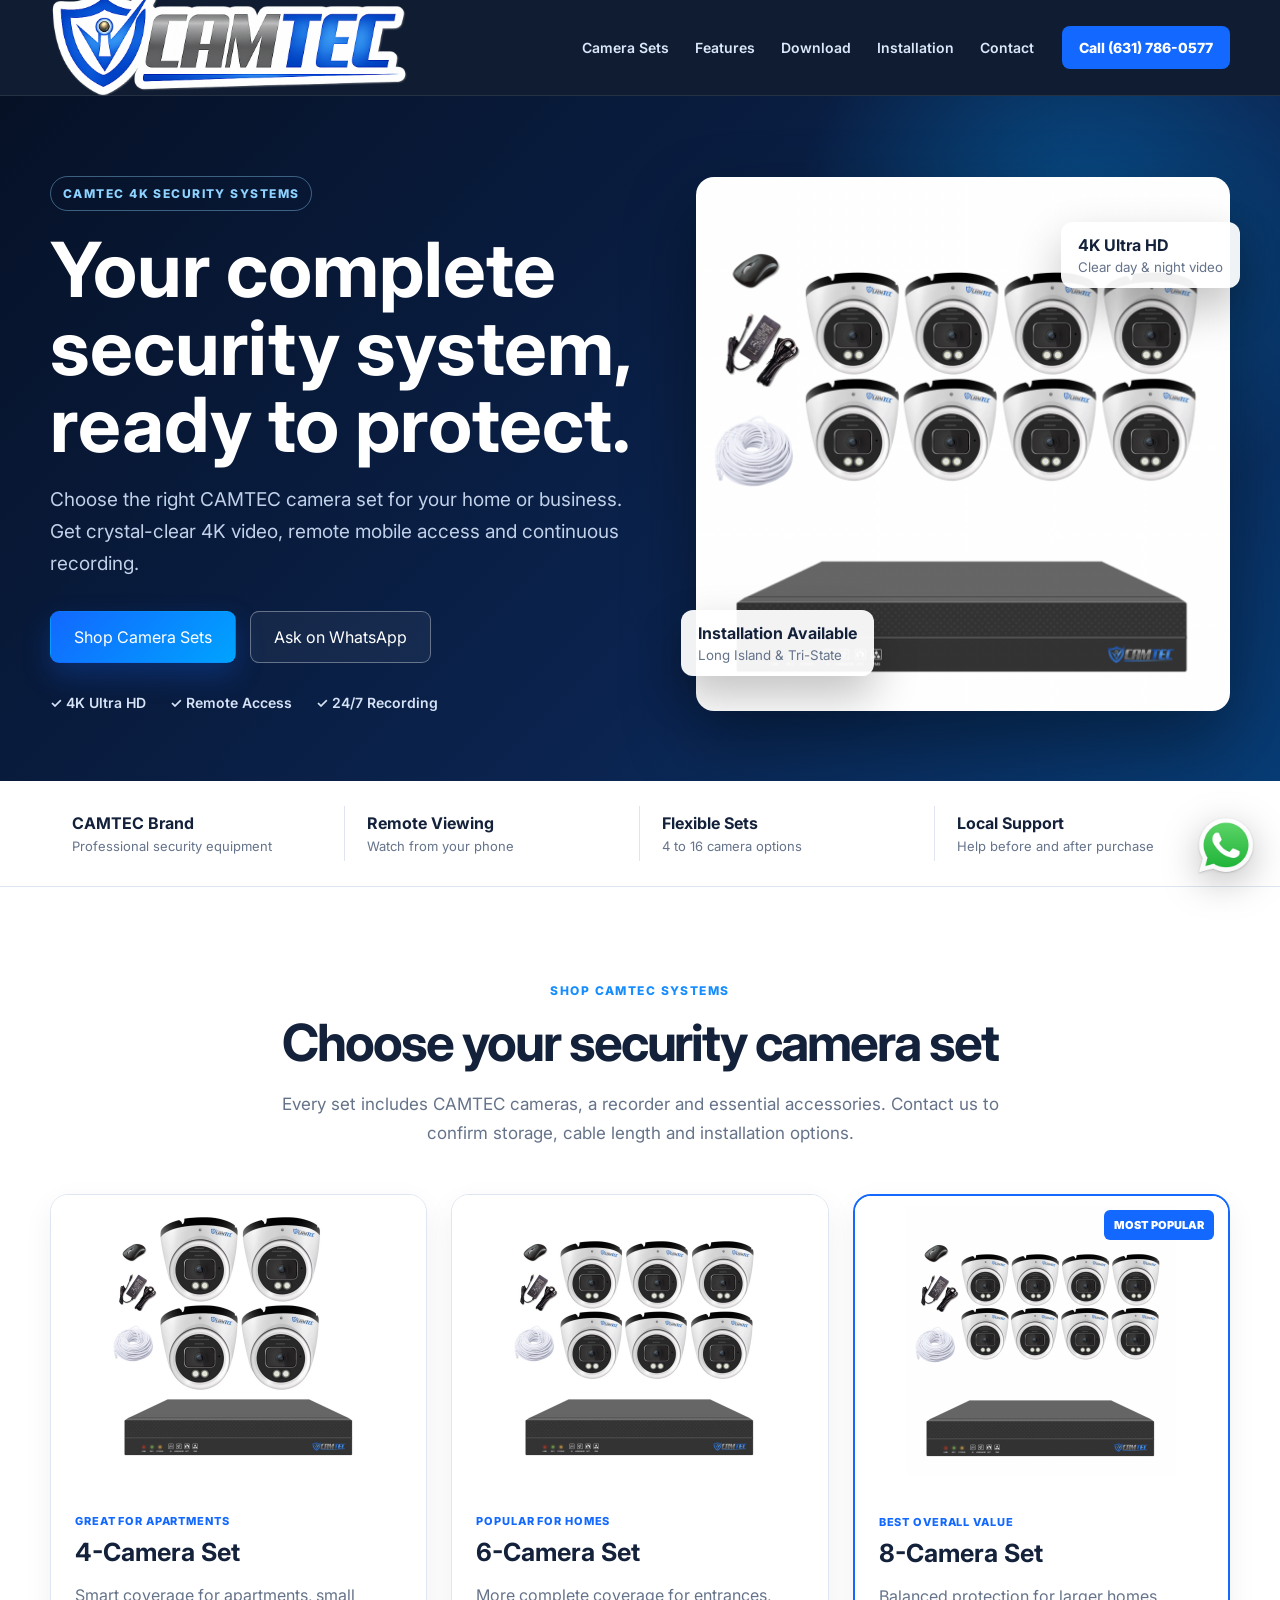
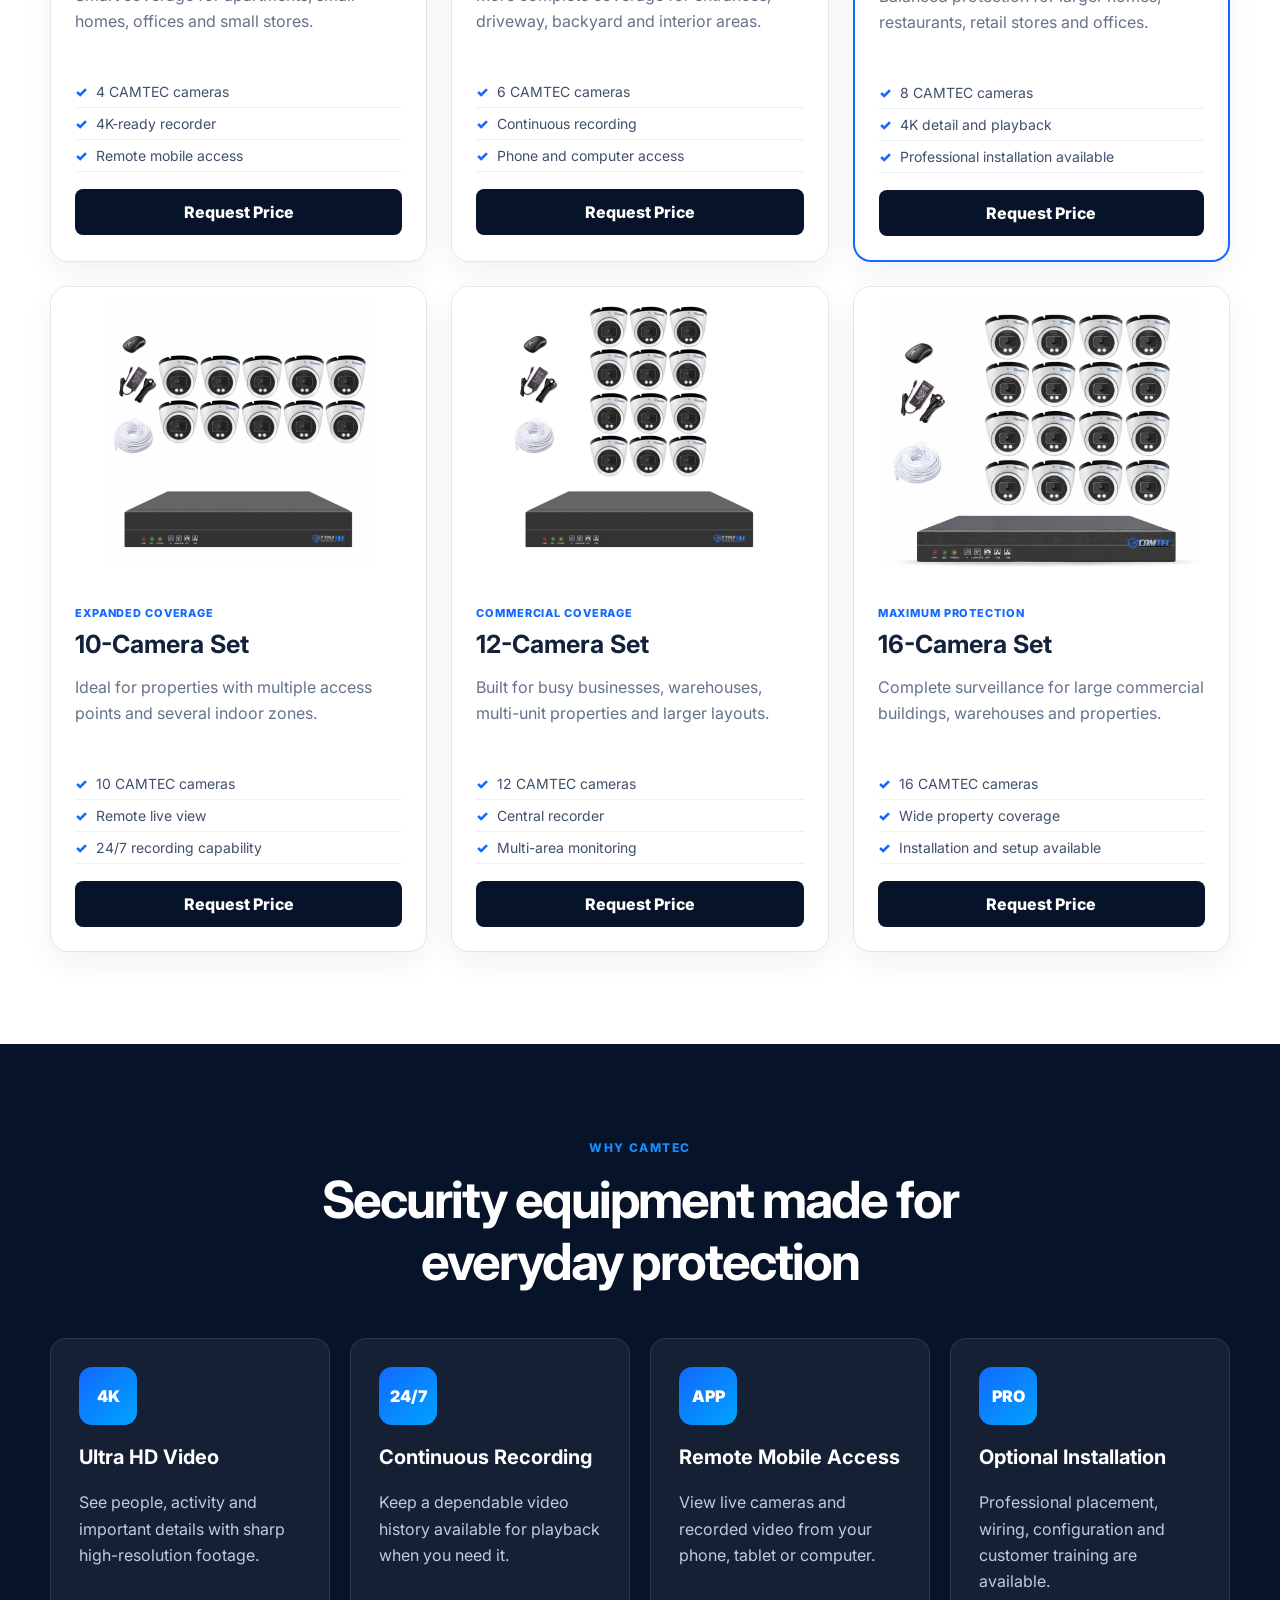
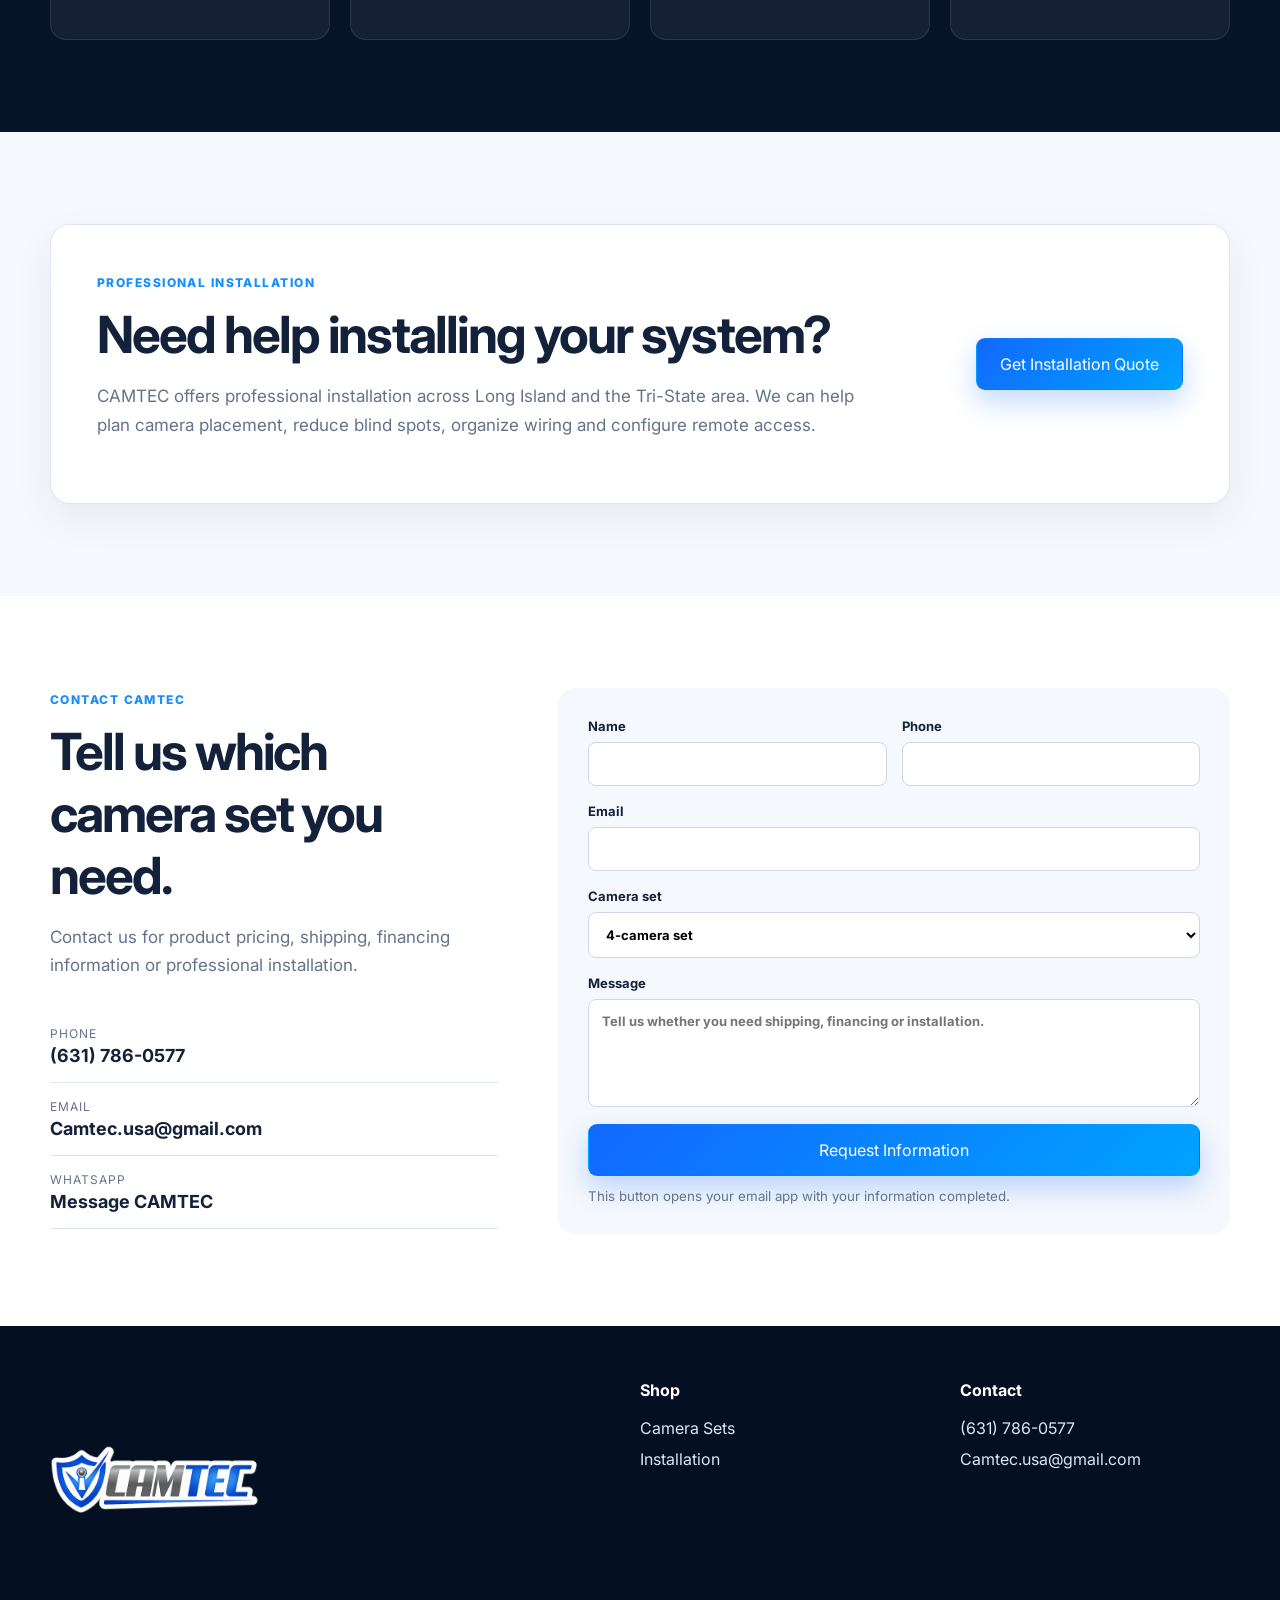
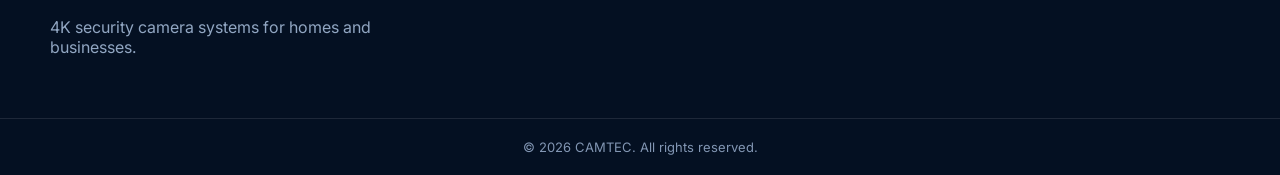
<file: index.html>
<!doctype html>
<html lang="en">
<head>
  <meta charset="utf-8">
  <meta name="viewport" content="width=device-width, initial-scale=1">
  <meta name="description" content="Shop CAMTEC 4K security camera sets with remote access, 24/7 recording and optional professional installation.">
  <meta name="theme-color" content="#071329">
  <title>CAMTEC | 4K Security Camera Sets</title>
  <link rel="icon" href="assets/camtec-logo.png">
  <link rel="preconnect" href="https://fonts.googleapis.com">
  <link rel="preconnect" href="https://fonts.gstatic.com" crossorigin>
  <link href="https://fonts.googleapis.com/css2?family=Inter:wght@400;500;600;700;800;900&display=swap" rel="stylesheet">
  <link rel="stylesheet" href="styles.css">
</head>
<body>
<header class="header">
  <div class="container nav">
    <a class="brand" href="#top"><img src="assets/camtec-logo.png" alt="CAMTEC"></a>
    <button class="menu" aria-label="Open menu" aria-expanded="false"><span></span><span></span><span></span></button>
    <nav>
      <a href="#catalog">Camera Sets</a>
      <a href="#features">Features</a>
      <a href="/downloads.html">Download</a>
      <a href="#installation">Installation</a>
      <a href="#contact">Contact</a>
    </nav>
    <a class="call" href="tel:+16317860577">Call (631) 786-0577</a>
  </div>
</header>

<main id="top">
  <section class="hero">
    <div class="hero-glow"></div>
    <div class="container hero-grid">
      <div class="hero-copy">
        <span class="badge">CAMTEC 4K SECURITY SYSTEMS</span>
        <h1>Your complete security system, ready to protect.</h1>
        <p>Choose the right CAMTEC camera set for your home or business. Get crystal-clear 4K video, remote mobile access and continuous recording.</p>
        <div class="actions">
          <a class="btn primary" href="#catalog">Shop Camera Sets</a>
          <a class="btn secondary" href="https://wa.me/16317860577?text=Hello%20CAMTEC,%20I%20am%20interested%20in%20a%20security%20camera%20set." target="_blank" rel="noopener">Ask on WhatsApp</a>
        </div>
        <div class="benefits">
          <span>✓ 4K Ultra HD</span><span>✓ Remote Access</span><span>✓ 24/7 Recording</span>
        </div>
      </div>
      <div class="hero-product">
        <div class="product-halo"></div>
        <img src="assets/set-8.png" alt="CAMTEC 8 camera security system">
        <div class="floating-card top"><strong>4K Ultra HD</strong><small>Clear day & night video</small></div>
        <div class="floating-card bottom"><strong>Installation Available</strong><small>Long Island & Tri-State</small></div>
      </div>
    </div>
  </section>

  <section class="trust">
    <div class="container trust-grid">
      <div><strong>CAMTEC Brand</strong><span>Professional security equipment</span></div>
      <div><strong>Remote Viewing</strong><span>Watch from your phone</span></div>
      <div><strong>Flexible Sets</strong><span>4 to 16 camera options</span></div>
      <div><strong>Local Support</strong><span>Help before and after purchase</span></div>
    </div>
  </section>

  <section class="section" id="catalog">
    <div class="container">
      <div class="heading">
        <span class="eyebrow">SHOP CAMTEC SYSTEMS</span>
        <h2>Choose your security camera set</h2>
        <p>Every set includes CAMTEC cameras, a recorder and essential accessories. Contact us to confirm storage, cable length and installation options.</p>
      </div>

      <div class="catalog">
        <article class="product-card">
          <div class="image-wrap"><img src="assets/set-4.jpg" alt="CAMTEC set of 4 security cameras"></div>
          <div class="product-info">
            <span class="tag">Great for apartments</span>
            <h3>4-Camera Set</h3>
            <p>Smart coverage for apartments, small homes, offices and small stores.</p>
            <ul><li>4 CAMTEC cameras</li><li>4K-ready recorder</li><li>Remote mobile access</li></ul>
            <a class="product-btn" href="https://wa.me/16317860577?text=Hello%20CAMTEC,%20I%20want%20information%20about%20the%204-camera%20set." target="_blank" rel="noopener">Request Price</a>
          </div>
        </article>

        <article class="product-card">
          <div class="image-wrap"><img src="assets/set-6.jpg" alt="CAMTEC set of 6 security cameras"></div>
          <div class="product-info">
            <span class="tag">Popular for homes</span>
            <h3>6-Camera Set</h3>
            <p>More complete coverage for entrances, driveway, backyard and interior areas.</p>
            <ul><li>6 CAMTEC cameras</li><li>Continuous recording</li><li>Phone and computer access</li></ul>
            <a class="product-btn" href="https://wa.me/16317860577?text=Hello%20CAMTEC,%20I%20want%20information%20about%20the%206-camera%20set." target="_blank" rel="noopener">Request Price</a>
          </div>
        </article>

        <article class="product-card featured">
          <div class="featured-label">MOST POPULAR</div>
          <div class="image-wrap"><img src="assets/set-8.png" alt="CAMTEC set of 8 security cameras"></div>
          <div class="product-info">
            <span class="tag">Best overall value</span>
            <h3>8-Camera Set</h3>
            <p>Balanced protection for larger homes, restaurants, retail stores and offices.</p>
            <ul><li>8 CAMTEC cameras</li><li>4K detail and playback</li><li>Professional installation available</li></ul>
            <a class="product-btn" href="https://wa.me/16317860577?text=Hello%20CAMTEC,%20I%20want%20information%20about%20the%208-camera%20set." target="_blank" rel="noopener">Request Price</a>
          </div>
        </article>

        <article class="product-card">
          <div class="image-wrap"><img src="assets/set-10.png" alt="CAMTEC set of 10 security cameras"></div>
          <div class="product-info">
            <span class="tag">Expanded coverage</span>
            <h3>10-Camera Set</h3>
            <p>Ideal for properties with multiple access points and several indoor zones.</p>
            <ul><li>10 CAMTEC cameras</li><li>Remote live view</li><li>24/7 recording capability</li></ul>
            <a class="product-btn" href="https://wa.me/16317860577?text=Hello%20CAMTEC,%20I%20want%20information%20about%20the%2010-camera%20set." target="_blank" rel="noopener">Request Price</a>
          </div>
        </article>

        <article class="product-card">
          <div class="image-wrap"><img src="assets/set-12.jpg" alt="CAMTEC set of 12 security cameras"></div>
          <div class="product-info">
            <span class="tag">Commercial coverage</span>
            <h3>12-Camera Set</h3>
            <p>Built for busy businesses, warehouses, multi-unit properties and larger layouts.</p>
            <ul><li>12 CAMTEC cameras</li><li>Central recorder</li><li>Multi-area monitoring</li></ul>
            <a class="product-btn" href="https://wa.me/16317860577?text=Hello%20CAMTEC,%20I%20want%20information%20about%20the%2012-camera%20set." target="_blank" rel="noopener">Request Price</a>
          </div>
        </article>

        <article class="product-card">
          <div class="image-wrap"><img src="assets/set-16.jpg" alt="CAMTEC set of 16 security cameras"></div>
          <div class="product-info">
            <span class="tag">Maximum protection</span>
            <h3>16-Camera Set</h3>
            <p>Complete surveillance for large commercial buildings, warehouses and properties.</p>
            <ul><li>16 CAMTEC cameras</li><li>Wide property coverage</li><li>Installation and setup available</li></ul>
            <a class="product-btn" href="https://wa.me/16317860577?text=Hello%20CAMTEC,%20I%20want%20information%20about%20the%2016-camera%20set." target="_blank" rel="noopener">Request Price</a>
          </div>
        </article>
      </div>
    </div>
  </section>

  <section class="section dark" id="features">
    <div class="container">
      <div class="heading light">
        <span class="eyebrow">WHY CAMTEC</span>
        <h2>Security equipment made for everyday protection</h2>
      </div>
      <div class="feature-grid">
        <article><div class="icon">4K</div><h3>Ultra HD Video</h3><p>See people, activity and important details with sharp high-resolution footage.</p></article>
        <article><div class="icon">24/7</div><h3>Continuous Recording</h3><p>Keep a dependable video history available for playback when you need it.</p></article>
        <article><div class="icon">APP</div><h3>Remote Mobile Access</h3><p>View live cameras and recorded video from your phone, tablet or computer.</p></article>
        <article><div class="icon">PRO</div><h3>Optional Installation</h3><p>Professional placement, wiring, configuration and customer training are available.</p></article>
      </div>
    </div>
  </section>

  <section class="section installation" id="installation">
    <div class="container install-card">
      <div>
        <span class="eyebrow">PROFESSIONAL INSTALLATION</span>
        <h2>Need help installing your system?</h2>
        <p>CAMTEC offers professional installation across Long Island and the Tri-State area. We can help plan camera placement, reduce blind spots, organize wiring and configure remote access.</p>
      </div>
      <a class="btn primary" href="tel:+16317860577">Get Installation Quote</a>
    </div>
  </section>

  <section class="section" id="contact">
    <div class="container contact-grid">
      <div>
        <span class="eyebrow">CONTACT CAMTEC</span>
        <h2>Tell us which camera set you need.</h2>
        <p>Contact us for product pricing, shipping, financing information or professional installation.</p>
        <div class="contact-list">
          <a href="tel:+16317860577"><span>Phone</span><strong>(631) 786-0577</strong></a>
          <a href="mailto:Camtec.usa@gmail.com"><span>Email</span><strong>Camtec.usa@gmail.com</strong></a>
          <a href="https://wa.me/16317860577" target="_blank" rel="noopener"><span>WhatsApp</span><strong>Message CAMTEC</strong></a>
        </div>
      </div>
      <form id="quoteForm" class="form">
        <div class="two">
          <label>Name<input name="name" required></label>
          <label>Phone<input name="phone" required></label>
        </div>
        <label>Email<input name="email" type="email" required></label>
        <label>Camera set
          <select name="set">
            <option>4-camera set</option><option>6-camera set</option><option>8-camera set</option>
            <option>10-camera set</option><option>12-camera set</option><option>16-camera set</option>
          </select>
        </label>
        <label>Message<textarea name="message" rows="5" placeholder="Tell us whether you need shipping, financing or installation."></textarea></label>
        <button class="btn primary full" type="submit">Request Information</button>
        <small>This button opens your email app with your information completed.</small>
      </form>
    </div>
  </section>
</main>

<a class="whatsapp-float" href="https://wa.me/16317860577?text=Hello%20CAMTEC,%20I%20am%20interested%20in%20a%20security%20camera%20set." target="_blank" rel="noopener" aria-label="Chat with CAMTEC on WhatsApp">
  <img src="assets/whatsapp.png" alt="">
</a>

<footer>
  <div class="container footer-grid">
    <div><img src="assets/camtec-logo.png" alt="CAMTEC"><p>4K security camera systems for homes and businesses.</p></div>
    <div><strong>Shop</strong><a href="#catalog">Camera Sets</a><a href="#installation">Installation</a></div>
    <div><strong>Contact</strong><a href="tel:+16317860577">(631) 786-0577</a><a href="mailto:Camtec.usa@gmail.com">Camtec.usa@gmail.com</a></div>
  </div>
  <div class="copyright">© 2026 CAMTEC. All rights reserved.</div>
</footer>
<script src="script.js"></script>
</body>
</html>
</file>
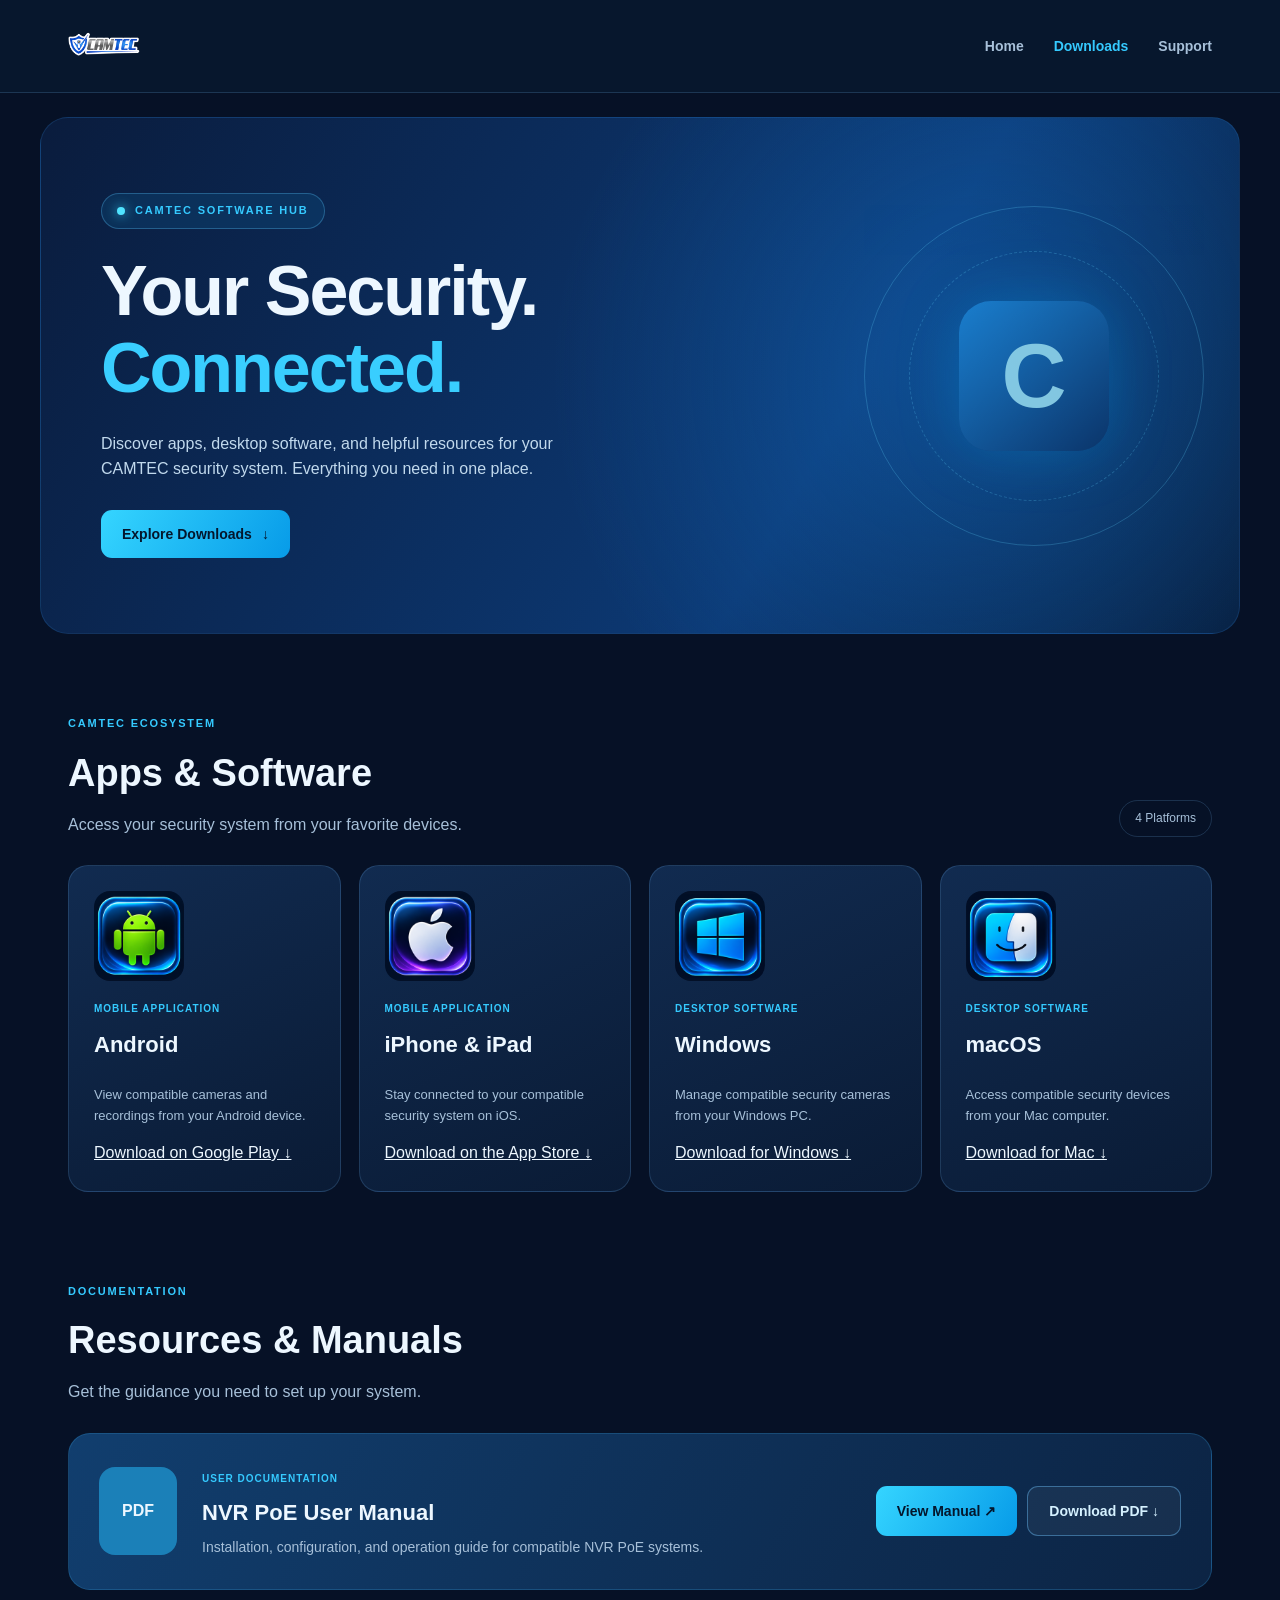
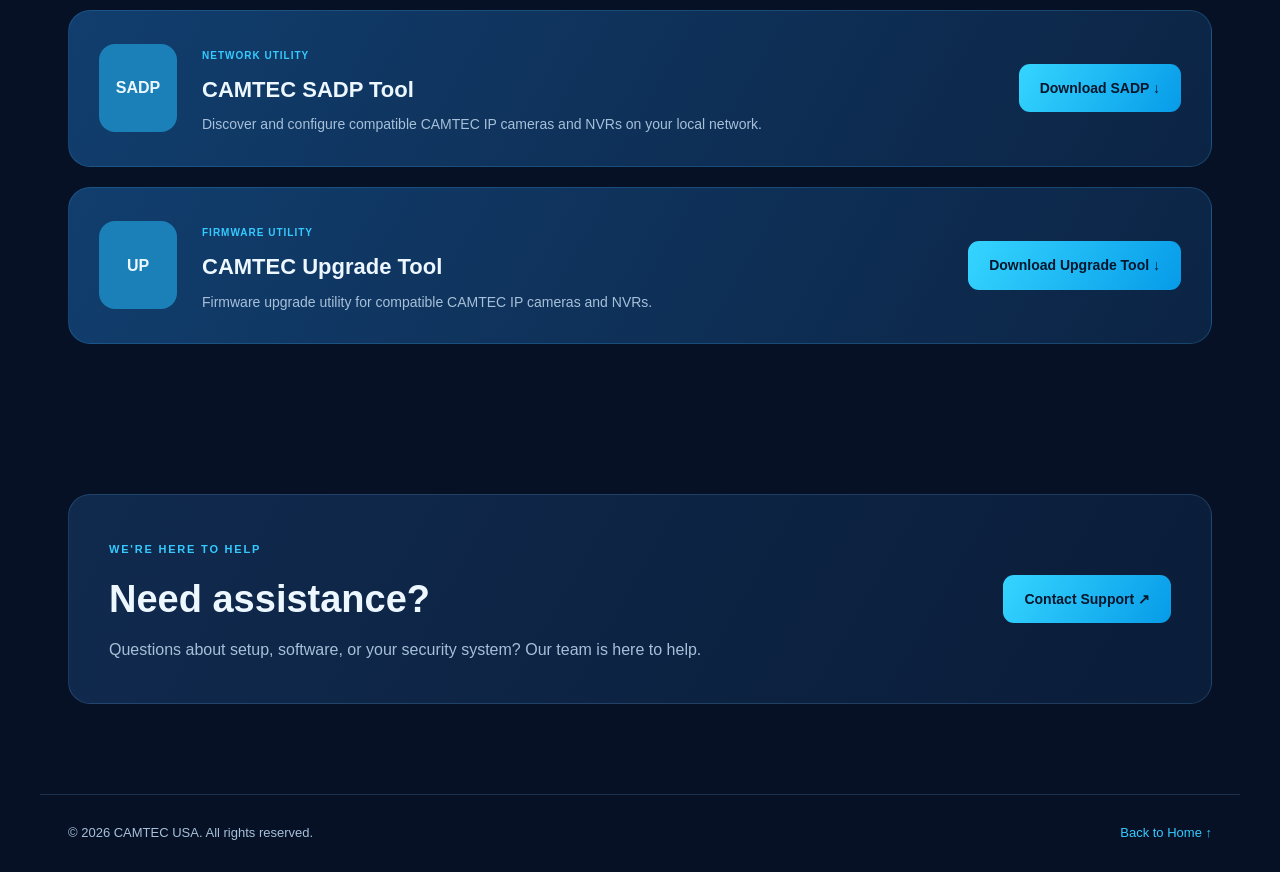
<file: downloads.html>
<!DOCTYPE html>
<html lang="en">
<head>
  <meta charset="UTF-8">
  <meta name="viewport" content="width=device-width, initial-scale=1">
  <meta name="theme-color" content="#061126">
  <meta name="description" content="Download CAMTEC security camera apps, software, and user manuals.">
  <title>Download Center | CAMTEC USA</title>
  <link rel="stylesheet" href="/downloads.css">
</head>
<body>
  <div class="ambient ambient-one"></div>
  <div class="ambient ambient-two"></div>

  <header class="header">
    <div class="header-inner">
      <a class="logo" href="/" aria-label="CAMTEC USA Home">
        <img src="/assets/camtec-logo.png" alt="CAMTEC USA">
      </a>
      <nav aria-label="Main navigation">
        <a href="/">Home</a>
        <a class="active" href="/downloads.html" aria-current="page">Downloads</a>
        <a href="#support">Support</a>
      </nav>
    </div>
  </header>

  <main>
    <section class="hero">
      <div class="hero-glow"></div>
      <div class="hero-content">
        <span class="eyebrow">
          <span class="pulse"></span>
          CAMTEC SOFTWARE HUB
        </span>
        <h1>Your Security.<br><span>Connected.</span></h1>
        <p>
          Discover apps, desktop software, and helpful
          resources for your CAMTEC security system.
          Everything you need in one place.
        </p>
        <a class="button primary" href="#downloads">
          Explore Downloads <span aria-hidden="true">↓</span>
        </a>
      </div>
      <div class="hero-orbit" aria-hidden="true">
        <div class="orbit orbit-one"></div>
        <div class="orbit orbit-two"></div>
        <div class="orbit-core">C</div>
      </div>
    </section>

    <section class="section" id="downloads">
      <div class="section-top">
        <div>
          <span class="section-label">CAMTEC ECOSYSTEM</span>
          <h2>Apps & Software</h2>
          <p>Access your security system from your favorite devices.</p>
        </div>
        <span class="section-chip">4 Platforms</span>
      </div>

      <div class="app-grid">
        <article class="app-card">
 <div class="card-icon">
  <img src="/assets/android-logo.png" alt="Android">
</div>
          <span class="card-type">MOBILE APPLICATION</span>
          <h3>Android</h3>
          <p>View compatible cameras and recordings from your Android device.</p>
          <a class="action"
   href="https://play.google.com/store/apps/details?id=com.mapesen.asecupro"
   target="_blank"
   rel="noopener noreferrer">
  Download on Google Play ↓
     </a>
        </article>

        <article class="app-card">
         <div class="card-icon">
  <img src="/assets/apple-logo.png" alt="Apple iOS">
</div>
   <span class="card-type">MOBILE APPLICATION</span>
          <h3>iPhone & iPad</h3>
          <p>Stay connected to your compatible security system on iOS.</p>
          <a class="action"
   href="https://apps.apple.com/us/app/asecu-pro/id6758290813"
   target="_blank"
   rel="noopener noreferrer">
  Download on the App Store ↓
</a>
        </article>

        <article class="app-card">
         <div class="card-icon">
  <img src="/assets/windows-logo.png" alt="Windows">
   </div>
     <span class="card-type">DESKTOP SOFTWARE</span>
          <h3>Windows</h3>
          <p>Manage compatible security cameras from your Windows PC.</p>
          <a class="action"
   href="https://github.com/camtecusa/camtec-website/releases/download/asecu-pro-v1.4.7/Asecu.Pro.V1.4.7.exe">
  Download for Windows ↓
    </a>
     </article>

        <article class="app-card">        
<div class="app-icon">
  <img src="/assets/mac-logo.png" alt="macOS">
</div>
          <span class="card-type">DESKTOP SOFTWARE</span>
          <h3>macOS</h3>
          <p>Access compatible security devices from your Mac computer.</p>
          <a class="action"
   href="https://github.com/camtecusa/camtec-website/releases/download/imslite-mac-v1/imslite-mac-v1.zip">
  Download for Mac ↓
   </a>
   </article>
      </div>
    </section>

    <section class="section resources">
      <div class="section-top">
        <div>
          <span class="section-label">DOCUMENTATION</span>
          <h2>Resources & Manuals</h2>
          <p>Get the guidance you need to set up your system.</p>
        </div>
      </div>

      <article class="manual-card">
        <div class="manual-icon">PDF</div>
        <div class="manual-content">
          <span class="card-type">USER DOCUMENTATION</span>
          <h3>NVR PoE User Manual</h3>
          <p>Installation, configuration, and operation guide for compatible NVR PoE systems.</p>
        </div>
  <div class="manual-actions">
  <a class="button primary"
     href="/assets/USER%20MANUAL%20CAMTEC.pdf"
     target="_blank"
     rel="noopener noreferrer">
    View Manual ↗
  </a>
  <a class="button outline"
     href="/assets/USER%20MANUAL%20CAMTEC.pdf"
     download="CAMTEC-User-Manual.pdf">
    Download PDF ↓
  </a>
</div>
     </article>
      
<!-- CAMTEC SADP TOOL -->
<article class="manual-card" style="margin-top:20px;">
  <div class="manual-icon">SADP</div>

  <div class="manual-content">
    <span class="card-type">NETWORK UTILITY</span>
    <h3>CAMTEC SADP Tool</h3>
    <p>
      Discover and configure compatible CAMTEC
      IP cameras and NVRs on your local network.
    </p>
  </div>

  <div class="manual-actions">
    <a class="button primary"
       href="https://github.com/camtecusa/camtec-website/releases/download/Sadp-tool-v1/SADPTool.exe">
      Download SADP ↓
    </a>
  </div>
</article>

<!-- CAMTEC UPGRADE TOOL -->
<article class="manual-card" style="margin-top:20px;">
  <div class="manual-icon">UP</div>

  <div class="manual-content">
    <span class="card-type">FIRMWARE UTILITY</span>
    <h3>CAMTEC Upgrade Tool</h3>
    <p>
      Firmware upgrade utility for compatible
      CAMTEC IP cameras and NVRs.
    </p>
  </div>

  <div class="manual-actions">
<a class="button primary"
   href="https://github.com/camtecusa/camtec-website/releases/download/Camtec-tools-v1/Camtec.upgrade.tool.zip">
  Download Upgrade Tool ↓
</a>
  </div>
</article>

    </section>

    <section class="section" id="support">
      <div class="support-card">
        <div>
          <span class="section-label">WE'RE HERE TO HELP</span>
          <h2>Need assistance?</h2>
          <p>Questions about setup, software, or your security system? Our team is here to help.</p>
        </div>
        <a class="button primary" href="/#contact">Contact Support ↗</a>
      </div>
    </section>
  </main>

  <footer>
    <span>© 2026 CAMTEC USA. All rights reserved.</span>
    <a href="/">Back to Home ↑</a>
  </footer>
</body>
</html>
</file>
<file: styles.css>
:root{--navy:#071329;--navy2:#0b1d3b;--blue:#1268ff;--blue2:#00a3ff;--text:#13213a;--muted:#65738a;--line:#dfe6f1;--light:#f5f8fc;--white:#fff;--green:#25d366}*{box-sizing:border-box}html{scroll-behavior:smooth}body{margin:0;font-family:Inter,Arial,sans-serif;color:var(--text);background:#fff}img{max-width:100%;display:block}a{text-decoration:none;color:inherit}.container{width:min(1180px,calc(100% - 36px));margin:auto}.header{position:sticky;top:0;z-index:50;background:rgba(7,19,41,.96);backdrop-filter:blur(12px);border-bottom:1px solid rgba(255,255,255,.09)}.nav{height:95px;display:flex;align-items:center;gap:28px}.brand img{width:360px;height:auto;object-fit:contain}.nav nav{display:flex;gap:26px;margin-left:auto}.nav nav a{color:#dbe7fa;font-weight:600;font-size:14px}.nav nav a:hover{color:#fff}.call{background:var(--blue);color:#fff;padding:13px 17px;border-radius:8px;font-weight:800;font-size:14px}.menu{display:none;background:none;border:0}.menu span{display:block;width:26px;height:2px;background:#fff;margin:6px}.hero{position:relative;overflow:hidden;background:linear-gradient(135deg,#061126 0%,#0b2450 64%,#073c75 100%);color:#fff;padding:80px 0 70px}.hero-glow{position:absolute;width:600px;height:600px;border-radius:50%;background:radial-gradient(circle,rgba(0,163,255,.35),transparent 68%);right:-100px;top:-160px}.hero-grid{position:relative;display:grid;grid-template-columns:1.05fr .95fr;gap:55px;align-items:center}.badge,.eyebrow{display:inline-block;color:#168dff;font-weight:800;letter-spacing:.12em;font-size:12px}.badge{color:#8ed2ff;border:1px solid rgba(142,210,255,.4);padding:9px 12px;border-radius:99px}.hero h1{font-size:clamp(46px,6vw,76px);line-height:1.02;margin:20px 0}.hero-copy>p{color:#c1d1e9;font-size:19px;line-height:1.7;max-width:650px}.actions{display:flex;gap:14px;flex-wrap:wrap;margin:31px 0}.btn{display:inline-flex;align-items:center;justify-content:center;padding:15px 23px;border-radius:9px;font-weight:800;border:1px solid transparent;cursor:pointer;font:inherit}.primary{background:linear-gradient(135deg,var(--blue),var(--blue2));color:#fff;box-shadow:0 12px 28px rgba(18,104,255,.25)}.secondary{color:#fff;border-color:rgba(255,255,255,.34);background:rgba(255,255,255,.05)}.benefits{display:flex;gap:24px;flex-wrap:wrap;color:#d6e3f6;font-weight:600;font-size:14px}.hero-product{position:relative;min-height:510px;display:flex;align-items:center;justify-content:center}.hero-product>img{position:relative;z-index:2;width:100%;filter:drop-shadow(0 30px 35px rgba(0,0,0,.36));border-radius:18px}.product-halo{position:absolute;width:430px;height:430px;border-radius:50%;background:rgba(34,136,255,.2);filter:blur(1px)}.floating-card{position:absolute;z-index:3;background:rgba(255,255,255,.94);color:var(--text);padding:13px 17px;border-radius:12px;box-shadow:0 20px 45px rgba(0,0,0,.24);display:flex;flex-direction:column}.floating-card small{color:var(--muted);margin-top:4px}.floating-card.top{top:45px;right:-10px}.floating-card.bottom{bottom:35px;left:-15px}.trust{background:#fff;border-bottom:1px solid var(--line)}.trust-grid{display:grid;grid-template-columns:repeat(4,1fr);padding:25px 0}.trust-grid div{padding:7px 22px;border-right:1px solid var(--line);display:flex;flex-direction:column}.trust-grid div:last-child{border:0}.trust-grid span{color:var(--muted);font-size:13px;margin-top:5px}.section{padding:92px 0}.heading{text-align:center;max-width:760px;margin:0 auto 46px}.heading h2,.installation h2,.contact-grid h2{font-size:clamp(34px,4vw,52px);margin:12px 0 14px;letter-spacing:-.04em}.heading p,.installation p,.contact-grid>div>p{color:var(--muted);line-height:1.7;font-size:17px}.catalog{display:grid;grid-template-columns:repeat(3,1fr);gap:24px}.product-card{position:relative;background:#fff;border:1px solid var(--line);border-radius:18px;overflow:hidden;box-shadow:0 10px 30px rgba(12,34,68,.06);transition:.25s}.product-card:hover{transform:translateY(-6px);box-shadow:0 22px 48px rgba(12,34,68,.14)}.product-card.featured{border:2px solid var(--blue)}.featured-label{position:absolute;top:14px;right:14px;z-index:4;background:var(--blue);color:#fff;padding:8px 10px;border-radius:6px;font-size:11px;font-weight:900}.image-wrap{height:290px;background:#fff;display:flex;align-items:center;justify-content:center;padding:10px}.image-wrap img{width:100%;height:100%;object-fit:contain}.product-info{padding:24px}.tag{font-size:11px;font-weight:800;color:var(--blue);text-transform:uppercase;letter-spacing:.08em}.product-info h3{font-size:25px;margin:8px 0}.product-info p{color:var(--muted);line-height:1.6;min-height:76px}.product-info ul{padding:0;list-style:none;margin:17px 0}.product-info li{padding:7px 0;border-bottom:1px solid #edf1f7;color:#40506a;font-size:14px}.product-info li:before{content:"✓";color:var(--blue);font-weight:900;margin-right:9px}.product-btn{display:block;text-align:center;background:var(--navy);color:#fff;padding:13px;border-radius:8px;font-weight:800}.product-btn:hover{background:var(--blue)}.dark{background:var(--navy);color:#fff}.heading.light p{color:#bdcce3}.feature-grid{display:grid;grid-template-columns:repeat(4,1fr);gap:20px}.feature-grid article{background:rgba(255,255,255,.06);border:1px solid rgba(255,255,255,.1);padding:28px;border-radius:16px}.feature-grid h3{font-size:20px}.feature-grid p{color:#bdcce3;line-height:1.65}.icon{width:58px;height:58px;border-radius:13px;background:linear-gradient(135deg,var(--blue),var(--blue2));display:grid;place-items:center;font-weight:900}.installation{background:var(--light)}.install-card{background:#fff;border:1px solid var(--line);border-radius:20px;padding:46px;display:flex;align-items:center;justify-content:space-between;gap:40px;box-shadow:0 15px 40px rgba(12,34,68,.06)}.install-card>div{max-width:760px}.contact-grid{display:grid;grid-template-columns:.8fr 1.2fr;gap:60px;align-items:start}.contact-list{margin-top:30px}.contact-list a{display:flex;flex-direction:column;padding:16px 0;border-bottom:1px solid var(--line)}.contact-list span{font-size:12px;color:var(--muted);text-transform:uppercase;letter-spacing:.08em}.contact-list strong{margin-top:4px;font-size:18px}.form{background:var(--light);padding:30px;border-radius:18px}.form label{display:flex;flex-direction:column;gap:8px;font-size:13px;font-weight:700;margin-bottom:17px}.form input,.form select,.form textarea{width:100%;border:1px solid #ced8e8;border-radius:8px;padding:13px;background:#fff;font:inherit}.two{display:grid;grid-template-columns:1fr 1fr;gap:15px}.full{width:100%}.form small{display:block;color:var(--muted);margin-top:12px}.whatsapp-float{position:fixed;right:22px;bottom:22px;width:64px;height:64px;z-index:60;filter:drop-shadow(0 10px 18px rgba(0,0,0,.25));transition:.2s}.whatsapp-float:hover{transform:scale(1.08)}footer{background:#041022;color:#dbe6f7;padding:54px 0 0}.footer-grid{display:grid;grid-template-columns:2fr 1fr 1fr;gap:50px}.footer-grid>div{display:flex;flex-direction:column;gap:11px}.footer-grid img{width:210px}.footer-grid p{max-width:360px;color:#91a6c2}.footer-grid strong{color:#fff;margin-bottom:7px}.copyright{text-align:center;border-top:1px solid rgba(255,255,255,.1);margin-top:45px;padding:20px;color:#8296b3;font-size:13px}@media(max-width:900px){.nav nav,.call{display:none}.menu{display:block;margin-left:auto}.nav.open nav{display:flex;position:absolute;top:82px;left:0;right:0;background:#071329;padding:22px;flex-direction:column}.hero-grid,.contact-grid{grid-template-columns:1fr}.hero-product{min-height:auto}.catalog{grid-template-columns:repeat(2,1fr)}.feature-grid,.trust-grid{grid-template-columns:repeat(2,1fr)}.install-card{flex-direction:column;align-items:flex-start}.floating-card{display:none}}@media(max-width:600px){.brand img{width:165px}.hero{padding-top:56px}.hero h1{font-size:43px}.hero-product{margin-top:20px}.catalog,.feature-grid,.trust-grid,.footer-grid,.two{grid-template-columns:1fr}.trust-grid div{border-right:0;border-bottom:1px solid var(--line)}.section{padding:70px 0}.image-wrap{height:250px}.install-card{padding:28px}.form{padding:22px}.whatsapp-float{width:57px;height:57px;right:16px;bottom:16px}}
</file>
<file: downloads.css>
:root {
  color-scheme: dark;
  --bg: #061126;
  --surface: #102747;
  --cyan: #35caff;
  --text: #edf7ff;
  --muted: #a7c0d9;
  --border: rgba(125, 191, 255, 0.18);
}

* {
  box-sizing: border-box;
}

html {
  scroll-behavior: smooth;
}

body {
  margin: 0;
  background: var(--bg);
  color: var(--text);
  font-family: Inter, "Segoe UI", Arial, sans-serif;
  line-height: 1.6;
  overflow-x: hidden;
}

a {
  color: inherit;
}

/* HEADER */

.header {
  background: #07172d;
  border-bottom: 1px solid var(--border);
}

.header-inner {
  width: min(100%, 1200px);
  min-height: 92px;
  margin: 0 auto;
  padding: 10px 28px;
  display: flex;
  justify-content: space-between;
  align-items: center;
  gap: 24px;
}

.logo {
  display: flex;
  align-items: center;
  flex-shrink: 0;
  width: 360px;
  max-width: 45%;
  height: 72px;
  overflow: hidden;
}

.logo img {
  display: block;
  width: 100%;
  height: 100%;
  object-fit: contain;
  object-position: left center;
}

.header nav {
  display: flex;
  align-items: center;
  gap: 30px;
  flex-wrap: wrap;
}

.header nav a {
  color: var(--muted);
  text-decoration: none;
  font-size: 14px;
  font-weight: 600;
  transition: color 0.2s;
}

.header nav a:hover,
.header nav a.active {
  color: var(--cyan);
}

/* HERO */

.hero {
  position: relative;
  isolation: isolate;
  max-width: 1200px;
  min-height: 450px;
  margin: 24px auto 0;
  padding: 75px 60px;
  display: flex;
  align-items: center;
  overflow: hidden;
  border: 1px solid #2765a24d;
  border-radius: 28px;
  background:
    radial-gradient(
      circle at 80% 50%,
      #1479d466,
      transparent 45%
    ),
    linear-gradient(
      120deg,
      #0a1c3d,
      #0c3974 65%,
      #071a37
    );
}

.hero-content {
  max-width: 630px;
  position: relative;
  z-index: 2;
}

.eyebrow,
.section-label,
.card-type {
  color: var(--cyan);
  font-size: 11px;
  font-weight: 800;
  letter-spacing: 1.8px;
}

.eyebrow {
  display: inline-flex;
  align-items: center;
  gap: 10px;
  padding: 8px 15px;
  border: 1px solid #5ccaff4d;
  border-radius: 30px;
  background: #0d4a7966;
}

.pulse {
  width: 8px;
  height: 8px;
  border-radius: 50%;
  background: #50e4ff;
  box-shadow: 0 0 12px #36d8ff;
}

.hero h1 {
  font-size: clamp(42px, 6vw, 70px);
  letter-spacing: -2px;
  line-height: 1.1;
  margin: 24px 0;
}

.hero h1 span {
  color: #39ceff;
}

.hero p {
  max-width: 510px;
  color: #c1d9ed;
  font-size: 16px;
  margin-bottom: 28px;
}

.button {
  display: inline-flex;
  align-items: center;
  justify-content: center;
  gap: 10px;
  padding: 13px 21px;
  border-radius: 11px;
  text-decoration: none;
  font-size: 14px;
  font-weight: 700;
  transition: transform 0.2s;
}

.button:hover {
  transform: translateY(-3px);
}

.primary {
  background: linear-gradient(120deg, #35d5ff, #079be8);
  color: #04162c;
}

.outline {
  border: 1px solid #5aa4d888;
  background: #ffffff0c;
  color: #d5f1ff;
}

/* HERO GRAPHIC */

.hero-orbit {
  position: absolute;
  right: 30px;
  top: 50%;
  width: 350px;
  height: 350px;
  transform: translateY(-50%);
  display: grid;
  place-items: center;
  opacity: 0.75;
}

.orbit {
  position: absolute;
  border: 1px solid #65d7ff50;
  border-radius: 50%;
}

.orbit-one {
  width: 340px;
  height: 340px;
}

.orbit-two {
  width: 250px;
  height: 250px;
  border-style: dashed;
}

.orbit-core {
  width: 150px;
  height: 150px;
  display: grid;
  place-items: center;
  border-radius: 32px;
  background: linear-gradient(140deg, #1e8fe3, #0b3165);
  box-shadow: 0 0 60px #00aeff55;
  font-size: 90px;
  font-weight: 900;
  color: #a9f1ff;
}

/* SECTIONS */

.section {
  max-width: 1200px;
  margin: 0 auto;
  padding: 75px 28px 10px;
}

.section-top {
  display: flex;
  justify-content: space-between;
  align-items: end;
  gap: 20px;
  margin-bottom: 28px;
}

.section h2 {
  font-size: clamp(27px, 3.5vw, 38px);
  margin: 8px 0;
}

.section-top p,
.support-card p {
  color: var(--muted);
  margin: 0;
}

.section-chip {
  padding: 8px 15px;
  border: 1px solid var(--border);
  border-radius: 30px;
  color: var(--muted);
  font-size: 12px;
}

/* APPLICATION CARDS */

.app-grid {
  display: grid;
  grid-template-columns: repeat(4, minmax(0, 1fr));
  gap: 18px;
}

.app-card {
  min-height: 290px;
  padding: 25px;
  display: flex;
  flex-direction: column;
  border: 1px solid var(--border);
  border-radius: 20px;
  background: linear-gradient(155deg, #112b50, #0a1b35);
  transition: transform 0.2s, border-color 0.2s;
}

.app-card:hover {
  transform: translateY(-5px);
  border-color: #42caff88;
}

.card-icon {
  width: 60px;
  height: 60px;
  margin-bottom: 24px;
  display: grid;
  place-items: center;
  border-radius: 16px;
  background: linear-gradient(145deg, #0b70b8, #123763);
  color: #8ce8ff;
  font-size: 19px;
  font-weight: 900;
}

.card-type {
  font-size: 10px;
  letter-spacing: 1px;
}

.app-card h3 {
  font-size: 22px;
  margin: 10px 0;
}

.app-card p {
  color: var(--muted);
  font-size: 13px;
  flex: 1;
}

.coming {
  align-self: flex-start;
  padding: 8px 13px;
  border-radius: 8px;
  color: #90dfff;
  background: #1c78ac38;
  font-size: 12px;
  font-weight: 700;
}

/* MANUAL */

.manual-card {
  display: flex;
  align-items: center;
  gap: 25px;
  padding: 30px;
  border: 1px solid #2e83b955;
  border-radius: 22px;
  background: linear-gradient(120deg, #113e6e, #0c2444);
}

.manual-icon {
  width: 78px;
  height: 88px;
  flex-shrink: 0;
  display: grid;
  place-items: center;
  border-radius: 16px;
  background: #1b80b8;
  font-weight: 900;
}

.manual-content {
  flex: 1;
}

.manual-content h3 {
  margin: 6px 0;
  font-size: 22px;
}

.manual-content p {
  color: var(--muted);
  font-size: 14px;
  margin: 0;
}

.manual-actions {
  display: flex;
  gap: 10px;
  flex-wrap: wrap;
}

/* SUPPORT */

.support-card {
  margin: 65px 0 80px;
  padding: 40px;
  border: 1px solid var(--border);
  border-radius: 22px;
  background: linear-gradient(120deg, #102a4e, #0a1d39);
  display: flex;
  align-items: center;
  justify-content: space-between;
  gap: 25px;
}

/* FOOTER */

footer {
  max-width: 1200px;
  margin: 0 auto;
  padding: 28px;
  border-top: 1px solid var(--border);
  display: flex;
  justify-content: space-between;
  gap: 15px;
  color: var(--muted);
  font-size: 13px;
}

footer a {
  color: var(--cyan);
  text-decoration: none;
}

/* TABLETS */

@media (max-width: 1000px) {
  .app-grid {
    grid-template-columns: repeat(2, minmax(0, 1fr));
  }

  .hero-orbit {
    opacity: 0.2;
    right: -80px;
  }

  .manual-card {
    flex-wrap: wrap;
  }
}

/* PHONES */

@media (max-width: 650px) {
  .header-inner {
    min-height: 80px;
    padding: 12px 18px;
    flex-wrap: wrap;
  }

  .logo {
    width: 240px;
    max-width: 100%;
    height: 60px;
  }

  .header nav {
    gap: 18px;
  }

  .hero {
    margin: 12px;
    padding: 65px 24px;
    min-height: 390px;
  }

  .hero-orbit {
    display: none;
  }

  .section {
    padding: 55px 18px 0;
  }

  .section-top {
    flex-direction: column;
    align-items: flex-start;
  }

  .app-grid {
    grid-template-columns: 1fr;
  }

  .manual-card {
    padding: 22px;
  }

  .manual-actions {
    width: 100%;
  }

  .manual-actions .button {
    width: 100%;
  }

  .support-card {
    padding: 25px;
    flex-direction: column;
    align-items: flex-start;
  }

  footer {
    flex-direction: column;
  }
}

@media (prefers-reduced-motion: reduce) {
  html {
    scroll-behavior: auto;
  }

  .button,
  .app-card {
    transition: none;
  }
}

/* CAMTEC - Logos completos sin recortes */

.app-card .app-icon,
.app-card .card-icon {
  width: 90px;
  height: 90px;
  min-width: 90px;
  min-height: 90px;
  max-width: 90px;
  max-height: 90px;
  padding: 5px;
  margin: 0 0 20px 0;
  box-sizing: border-box;
  display: flex;
  align-items: center;
  justify-content: center;
  overflow: hidden;
  border-radius: 16px;
  flex-shrink: 0;
}

.app-card .app-icon img,
.app-card .card-icon img {
  width: 100%;
  height: 100%;
  max-width: 100%;
  max-height: 100%;
  object-fit: contain;
  object-position: center;
  display: block;
}

/* CAMTEC - Remove extra icon backgrounds */

.app-card .app-icon,
.app-card .card-icon {
  background: transparent !important;
  background-image: none !important;
  border: none !important;
  box-shadow: none !important;
  padding: 0 !important;
}

.app-card .app-icon img,
.app-card .card-icon img {
  width: 100%;
  height: 100%;
  object-fit: contain;
  border-radius: 12px;
}
</file>
